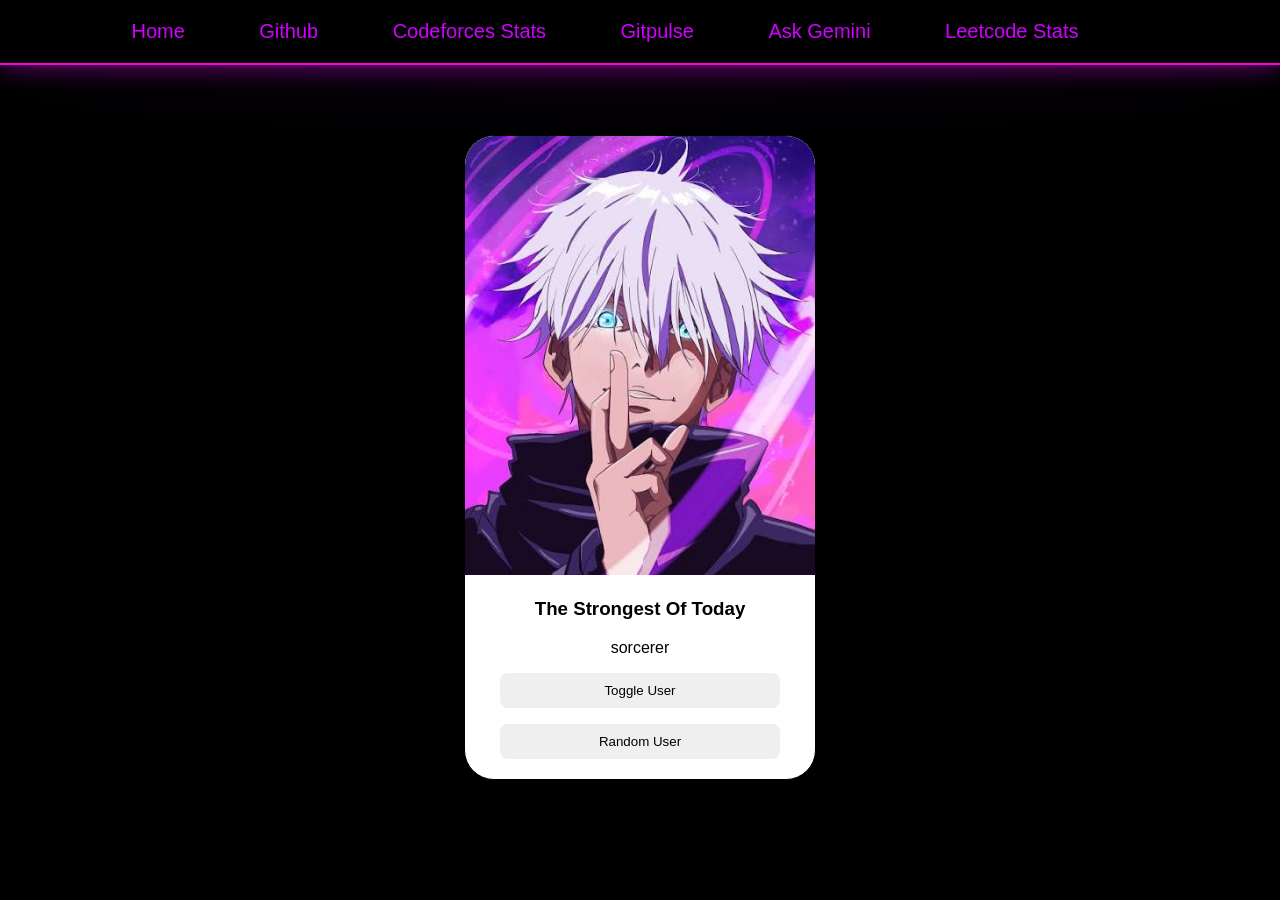
<file: target/classes/static/index.html>
<!DOCTYPE html>
<html lang="en">
<head>
    <meta charset="UTF-8">
    <meta name="viewport" content="width=device-width, initial-scale=1.0">
    <title>Document</title>
    <link rel="stylesheet" href="index.css">
</head>
<body>
    <div class="navbar">
        <a href="https://www.google.com/">Home</a>
        <a href="https://github.com">Github</a>
        <a href="codeforces-stats.html" target="_blank">Codeforces Stats</a>
        <a href="gitpulse.html" target="_blank">Gitpulse</a>
        <a href="ask-gemini.html" target="_blank">Ask Gemini</a>
        <a href="leetcode-stats.html" target="_blank">Leetcode Stats</a>
        <a href="autosuggest.html" target="_blank" ></a>
    </div>
    <div class="card">
        <img id="user-image" src="gojo.png" alt="Image not found">
        <h3 id="user-name">The Strongest Of Today</h3>
        <p id = "user-gender">sorcerer</p>
        <button onclick="toggleUser()">Toggle User</button>
        <p></p>
        <button onclick="randomUser()">Random User</button>
        
    </div>
    <script src="index.js"></script>
</body>
</html
</file>
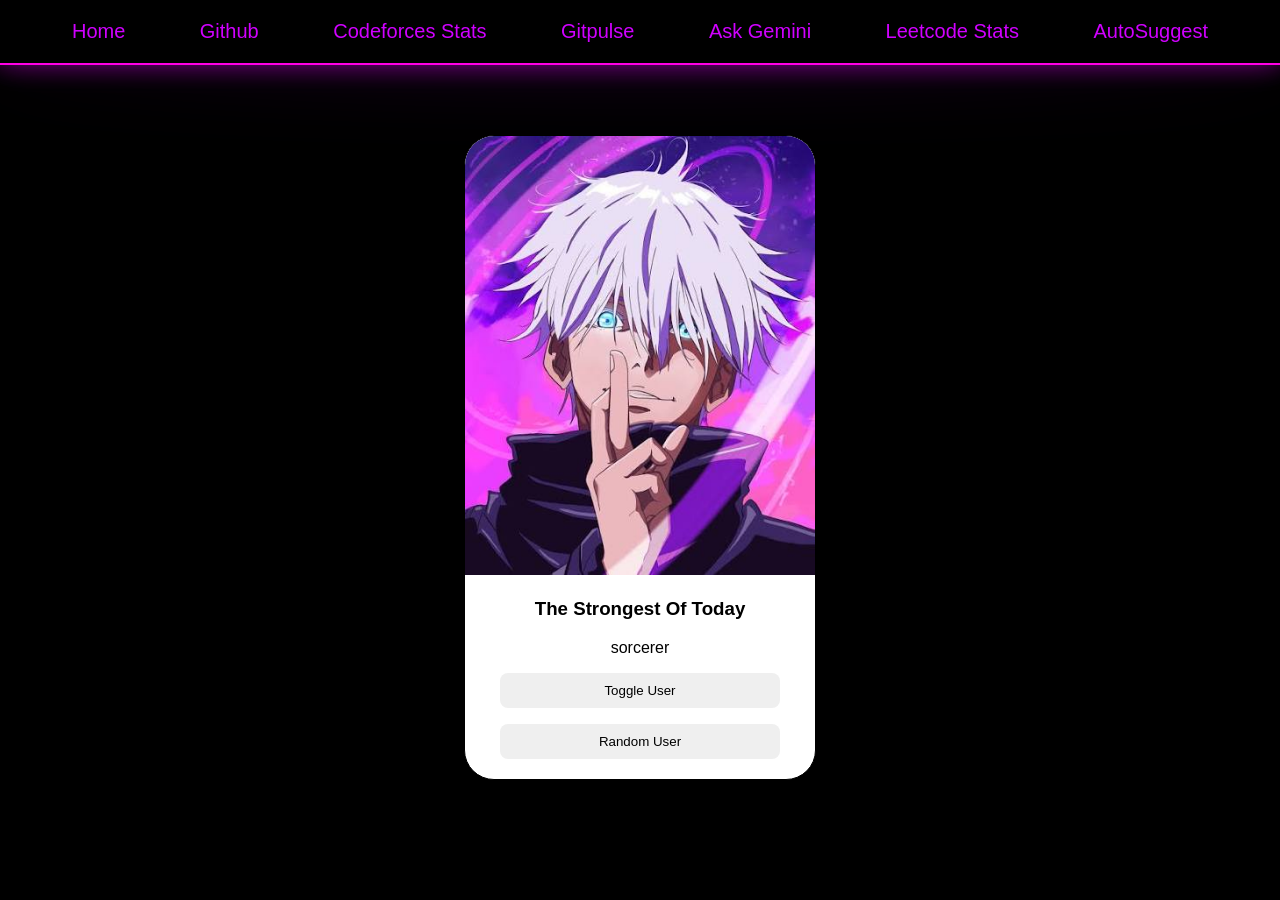
<file: src/main/resources/static/index.html>
<!DOCTYPE html>
<html lang="en">
<head>
    <meta charset="UTF-8">
    <meta name="viewport" content="width=device-width, initial-scale=1.0">
    <title>Document</title>
    <link rel="stylesheet" href="index.css">
</head>
<body>
    <div class="navbar">
        <a href="https://www.google.com/">Home</a>
        <a href="https://github.com">Github</a>
        <a href="codeforces-stats.html" target="_blank">Codeforces Stats</a>
        <a href="gitpulse.html" target="_blank">Gitpulse</a>
        <a href="ask-gemini.html" target="_blank">Ask Gemini</a>
        <a href="leetcode-stats.html" target="_blank">Leetcode Stats</a>
        <a href="autosuggest.html" target="_blank" > AutoSuggest</a>
    </div>
    <div class="card">
        <img id="user-image" src="gojo.png" alt="Image not found">
        <h3 id="user-name">The Strongest Of Today</h3>
        <p id = "user-gender">sorcerer</p>
        <button onclick="toggleUser()">Toggle User</button>
        <p></p>
        <button onclick="randomUser()">Random User</button>
        
    </div>
    <script src="index.js"></script>
</body>
</html
</file>
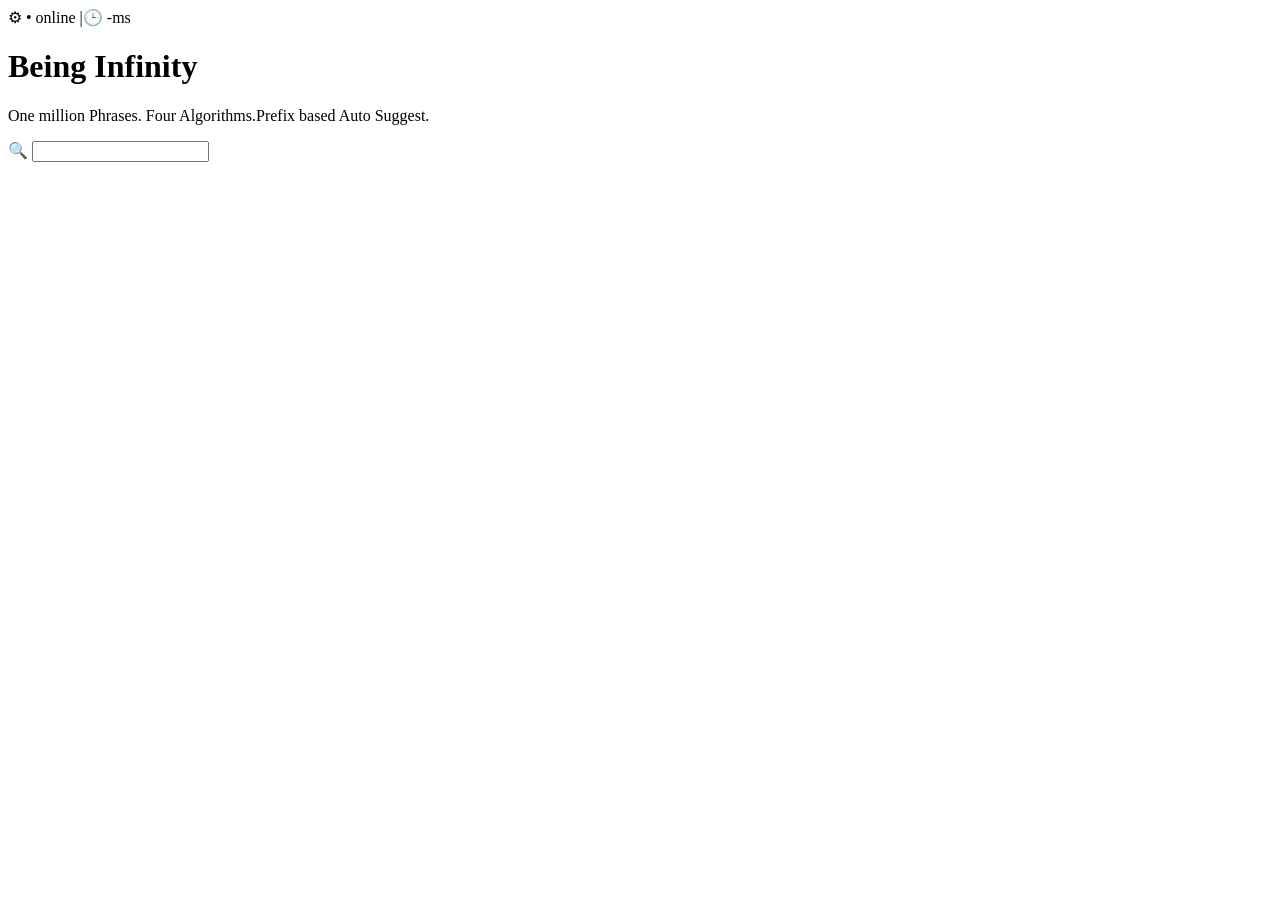
<file: target/classes/static/autosuggest.html>
<!DOCTYPE html>
<html lang="en">
<head>
    <meta charset="UTF-8">
    <meta name="viewport" content="width=device-width, initial-scale=1.0">
    <title>Document</title>
</head>
<body>
    
  <span>&#9881;</span>
  <span>&#x2022; online |&#x1f552; -ms</span>

  <h1>Being Infinity</h1>
  <p>One million Phrases. Four Algorithms.Prefix  based Auto Suggest.<p>
  <span>&#128269;</span>
  <input type="start typing to search phrases....">
</body>
</html>
</file>
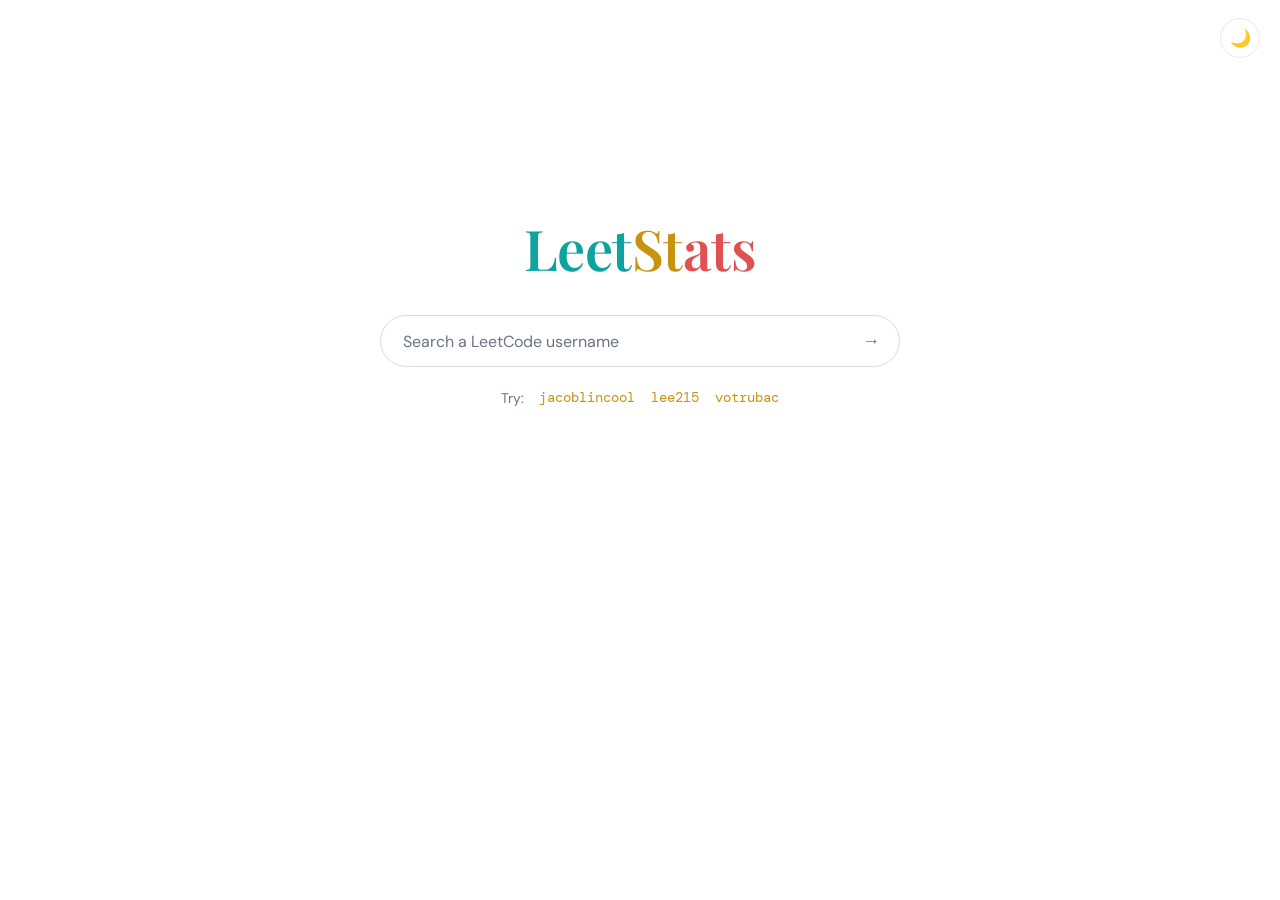
<file: target/classes/static/leetcode-stats.html>
<!DOCTYPE html>
<html lang="en" data-theme="light">
<head>
<meta charset="UTF-8">
<meta name="viewport" content="width=device-width, initial-scale=1.0">
<title>LeetStats</title>
<link rel="preconnect" href="https://fonts.googleapis.com">
<link rel="preconnect" href="https://fonts.gstatic.com" crossorigin>
<link href="https://fonts.googleapis.com/css2?family=Playfair+Display:wght@600&family=DM+Sans:wght@400;500;700&family=DM+Mono:wght@400;500&display=swap" rel="stylesheet">
<style>
  :root, [data-theme="light"] {
    --bg: #ffffff;
    --text: #1f2328;
    --muted: #6b7280;
    --line: #e5e7eb;
    --surface: #ffffff;
    --input-border: #dadce0;
    --input-shadow: rgba(32, 33, 36, 0.12);
    --track: #f0f1f3;
    --easy: #0fa39e;
    --medium: #c8930f;
    --hard: #e05252;
    --accent: #c8930f;
    --card-shadow: 0 1px 3px rgba(32, 33, 36, 0.08), 0 8px 28px rgba(32, 33, 36, 0.06);
  }
  [data-theme="dark"] {
    --bg: #0a0b0d;
    --text: #e9e7e2;
    --muted: #8b8f98;
    --line: rgba(255, 255, 255, 0.09);
    --surface: #121418;
    --input-border: rgba(255, 255, 255, 0.14);
    --input-shadow: rgba(0, 0, 0, 0.5);
    --track: rgba(255, 255, 255, 0.08);
    --easy: #3ddad7;
    --medium: #e3b341;
    --hard: #ff6b6b;
    --accent: #e3b341;
    --card-shadow: 0 20px 50px rgba(0, 0, 0, 0.45);
  }

  * { margin: 0; padding: 0; box-sizing: border-box; }

  html, body { height: 100%; }

  body {
    background: var(--bg);
    color: var(--text);
    font-family: "DM Sans", system-ui, sans-serif;
    display: flex;
    flex-direction: column;
    align-items: center;
    transition: background 0.25s, color 0.25s;
  }

  /* theme toggle, top right */
  .theme-toggle {
    position: fixed;
    top: 18px;
    right: 20px;
    width: 40px;
    height: 40px;
    border-radius: 50%;
    border: 1px solid var(--line);
    background: var(--surface);
    color: var(--text);
    font-size: 17px;
    cursor: pointer;
    display: flex;
    align-items: center;
    justify-content: center;
    transition: background 0.25s, border-color 0.25s, transform 0.15s;
    z-index: 10;
  }
  .theme-toggle:hover { transform: scale(1.06); }
  .theme-toggle:focus-visible { outline: 2px solid var(--accent); outline-offset: 2px; }

  main {
    width: 100%;
    max-width: 640px;
    padding: 0 24px 64px;
    display: flex;
    flex-direction: column;
    align-items: center;
    /* Google-style: sits a bit above vertical center when idle */
    margin-top: clamp(96px, 24vh, 210px);
    transition: margin-top 0.45s cubic-bezier(0.3, 0.8, 0.3, 1);
  }
  body.has-result main { margin-top: 72px; }

  .wordmark {
    font-family: "Playfair Display", serif;
    font-weight: 600;
    font-size: clamp(40px, 8vw, 56px);
    letter-spacing: -0.01em;
    margin-bottom: 30px;
    user-select: none;
  }
  .wordmark .l { color: var(--easy); }
  .wordmark .e { color: var(--medium); }
  .wordmark .t { color: var(--hard); }

  /* search */
  .search {
    width: 100%;
    max-width: 520px;
    display: flex;
    align-items: center;
    gap: 12px;
    background: var(--surface);
    border: 1px solid var(--input-border);
    border-radius: 999px;
    padding: 0 8px 0 22px;
    height: 52px;
    transition: box-shadow 0.2s, border-color 0.2s, background 0.25s;
  }
  .search:focus-within {
    box-shadow: 0 2px 10px var(--input-shadow);
    border-color: transparent;
  }
  [data-theme="dark"] .search:focus-within { border-color: var(--accent); box-shadow: none; }

  .search input {
    flex: 1;
    min-width: 0;
    border: none;
    outline: none;
    background: transparent;
    color: var(--text);
    font-family: "DM Mono", monospace;
    font-size: 16px;
  }
  .search input::placeholder { color: var(--muted); font-family: "DM Sans", sans-serif; }

  .search button {
    border: none;
    background: transparent;
    color: var(--muted);
    font-size: 18px;
    width: 40px;
    height: 40px;
    border-radius: 50%;
    cursor: pointer;
    display: flex;
    align-items: center;
    justify-content: center;
    transition: color 0.15s, background 0.15s;
  }
  .search button:hover { color: var(--accent); background: var(--track); }
  .search button:focus-visible { outline: 2px solid var(--accent); outline-offset: 1px; }
  .search button:disabled { opacity: 0.45; cursor: wait; }

  .try {
    margin-top: 20px;
    font-size: 14px;
    color: var(--muted);
    display: flex;
    gap: 14px;
    align-items: center;
    flex-wrap: wrap;
    justify-content: center;
  }
  .try button {
    background: none;
    border: none;
    padding: 2px 1px;
    color: var(--accent);
    font-family: "DM Mono", monospace;
    font-size: 13.5px;
    cursor: pointer;
    border-bottom: 1px dashed transparent;
    transition: border-color 0.15s;
  }
  .try button:hover { border-bottom-color: var(--accent); }
  .try button:focus-visible { outline: 2px solid var(--accent); outline-offset: 2px; }

  /* states */
  .loader {
    margin-top: 52px;
    width: 34px; height: 34px;
    border: 3px solid var(--track);
    border-top-color: var(--accent);
    border-radius: 50%;
    animation: spin 0.8s linear infinite;
  }
  @keyframes spin { to { transform: rotate(360deg); } }

  .error {
    margin-top: 44px;
    text-align: center;
    color: var(--muted);
    font-size: 14.5px;
    line-height: 1.6;
    max-width: 420px;
  }
  .error b { color: var(--hard); font-weight: 700; display: block; margin-bottom: 4px; }

  /* card */
  .card {
    width: 100%;
    margin-top: 44px;
    background: var(--surface);
    border: 1px solid var(--line);
    border-radius: 18px;
    padding: 30px 34px;
    box-shadow: var(--card-shadow);
    animation: rise 0.45s cubic-bezier(0.2, 0.7, 0.3, 1) both;
    transition: background 0.25s, border-color 0.25s;
  }
  @keyframes rise {
    from { opacity: 0; transform: translateY(14px); }
    to   { opacity: 1; transform: translateY(0); }
  }

  .card-head {
    display: flex;
    justify-content: space-between;
    align-items: baseline;
    gap: 10px;
    flex-wrap: wrap;
    margin-bottom: 26px;
  }
  .card-head a {
    font-family: "Playfair Display", serif;
    font-size: 23px;
    font-weight: 600;
    color: var(--text);
    text-decoration: none;
  }
  .card-head a:hover { color: var(--accent); }
  .card-head .rank {
    font-family: "DM Mono", monospace;
    font-size: 13px;
    color: var(--muted);
  }
  .card-head .rank b { color: var(--accent); font-weight: 500; }

  .card-body {
    display: grid;
    grid-template-columns: 168px 1fr;
    gap: 34px;
    align-items: center;
  }

  .ring-wrap { position: relative; width: 168px; height: 168px; margin: 0 auto; }
  .ring-wrap svg { transform: rotate(-90deg); display: block; }
  .ring-track { fill: none; stroke: var(--track); stroke-width: 9; }
  .ring-fill {
    fill: none;
    stroke: var(--accent);
    stroke-width: 9;
    stroke-linecap: round;
    transition: stroke-dashoffset 1.1s cubic-bezier(0.3, 0.8, 0.3, 1), stroke 0.25s;
  }
  .ring-center {
    position: absolute; inset: 0;
    display: flex; flex-direction: column;
    align-items: center; justify-content: center;
  }
  .ring-center .big {
    font-family: "DM Mono", monospace;
    font-size: 36px;
    line-height: 1;
  }
  .ring-center .small {
    color: var(--muted);
    font-size: 11.5px;
    margin-top: 6px;
    letter-spacing: 0.06em;
    text-transform: uppercase;
  }

  .bars { display: flex; flex-direction: column; gap: 18px; }
  .bar-top {
    display: flex;
    justify-content: space-between;
    align-items: baseline;
    margin-bottom: 7px;
  }
  .bar-top .label {
    font-size: 12.5px;
    font-weight: 700;
    letter-spacing: 0.09em;
    text-transform: uppercase;
  }
  .bar-top .nums {
    font-family: "DM Mono", monospace;
    font-size: 13px;
    color: var(--muted);
  }
  .bar-top .nums b { color: var(--text); font-weight: 500; }
  .bar-track { height: 7px; border-radius: 99px; background: var(--track); overflow: hidden; }
  .bar-fill { height: 100%; width: 0; border-radius: 99px; transition: width 1.1s cubic-bezier(0.3, 0.8, 0.3, 1); }
  .easy   .label { color: var(--easy); }   .easy   .bar-fill { background: var(--easy); }
  .medium .label { color: var(--medium); } .medium .bar-fill { background: var(--medium); }
  .hard   .label { color: var(--hard); }   .hard   .bar-fill { background: var(--hard); }

  .hidden { display: none !important; }

  @media (max-width: 540px) {
    .card { padding: 24px 20px; }
    .card-body { grid-template-columns: 1fr; gap: 26px; }
  }

  @media (prefers-reduced-motion: reduce) {
    * { animation: none !important; transition: none !important; }
  }
</style>
</head>
<body>
  <button class="theme-toggle" id="theme-toggle" aria-label="Switch theme" title="Switch theme">🌙</button>

  <main>
    <h1 class="wordmark"><span class="l">Leet</span><span class="e">St</span><span class="t">ats</span></h1>

    <div class="search">
      <input id="username" type="text" placeholder="Search a LeetCode username" autocomplete="off" spellcheck="false" aria-label="LeetCode username">
      <button id="go" aria-label="Fetch stats" title="Fetch stats">→</button>
    </div>

    <div class="try">
      <span>Try:</span>
      <button data-u="jacoblincool">jacoblincool</button>
      <button data-u="lee215">lee215</button>
      <button data-u="votrubac">votrubac</button>
    </div>

    <div id="loading" class="loader hidden" role="status" aria-label="Loading"></div>

    <div id="error" class="error hidden" role="alert">
      <b>Couldn't fetch that profile</b>
      <span id="error-msg"></span>
    </div>

    <section id="card" class="card hidden" aria-live="polite">
      <div class="card-head">
        <a id="profile-link" href="#" target="_blank" rel="noopener"></a>
        <span class="rank">Rank <b id="ranking">—</b></span>
      </div>
      <div class="card-body">
        <div class="ring-wrap">
          <svg width="168" height="168" viewBox="0 0 168 168" aria-hidden="true">
            <circle class="ring-track" cx="84" cy="84" r="74"></circle>
            <circle class="ring-fill" id="ring" cx="84" cy="84" r="74"></circle>
          </svg>
          <div class="ring-center">
            <div class="big" id="total-solved">0</div>
            <div class="small" id="total-label">solved</div>
          </div>
        </div>
        <div class="bars">
          <div class="bar-row easy">
            <div class="bar-top"><span class="label">Easy</span>
              <span class="nums"><b id="easy-solved">0</b> / <span id="easy-total">0</span></span></div>
            <div class="bar-track"><div class="bar-fill" id="easy-bar"></div></div>
          </div>
          <div class="bar-row medium">
            <div class="bar-top"><span class="label">Medium</span>
              <span class="nums"><b id="medium-solved">0</b> / <span id="medium-total">0</span></span></div>
            <div class="bar-track"><div class="bar-fill" id="medium-bar"></div></div>
          </div>
          <div class="bar-row hard">
            <div class="bar-top"><span class="label">Hard</span>
              <span class="nums"><b id="hard-solved">0</b> / <span id="hard-total">0</span></span></div>
            <div class="bar-track"><div class="bar-fill" id="hard-bar"></div></div>
          </div>
        </div>
      </div>
    </section>
  </main>

<script>
(function () {
  "use strict";

  /* ---------- theme ---------- */
  var root = document.documentElement;
  var toggle = document.getElementById("theme-toggle");
  var prefersDark = window.matchMedia("(prefers-color-scheme: dark)").matches;
  setTheme(prefersDark ? "dark" : "light");

  function setTheme(t) {
    root.setAttribute("data-theme", t);
    toggle.textContent = t === "dark" ? "☀️" : "🌙";
  }
  toggle.addEventListener("click", function () {
    setTheme(root.getAttribute("data-theme") === "dark" ? "light" : "dark");
  });

  /* ---------- elements ---------- */
  var input = document.getElementById("username");
  var goBtn = document.getElementById("go");
  var loadingEl = document.getElementById("loading");
  var errorEl = document.getElementById("error");
  var errorMsg = document.getElementById("error-msg");
  var cardEl = document.getElementById("card");

  var RING_R = 74;
  var RING_C = 2 * Math.PI * RING_R;
  var ring = document.getElementById("ring");
  ring.setAttribute("stroke-dasharray", RING_C);
  ring.setAttribute("stroke-dashoffset", RING_C);

  /* ---------- data sources (tried in order) ---------- */
  var SOURCES = [
    {
      url: function (u) { return "https://leetcode-api-faisalshohag.vercel.app/" + encodeURIComponent(u); },
      parse: function (d) {
        if (!d || d.errors || d.totalSolved === undefined) return null;
        return pick(d);
      }
    },
    {
      url: function (u) { return "https://alfa-leetcode-api.onrender.com/userProfile/" + encodeURIComponent(u); },
      parse: function (d) {
        if (!d || d.errors || d.totalSolved === undefined) return null;
        return pick(d);
      }
    },
    {
      url: function (u) { return "https://leetcode-stats-api.herokuapp.com/" + encodeURIComponent(u); },
      parse: function (d) {
        if (!d || d.status !== "success") return null;
        return pick(d);
      }
    }
  ];

  function pick(d) {
    return {
      totalSolved: d.totalSolved, totalQuestions: d.totalQuestions,
      easySolved: d.easySolved, totalEasy: d.totalEasy,
      mediumSolved: d.mediumSolved, totalMedium: d.totalMedium,
      hardSolved: d.hardSolved, totalHard: d.totalHard,
      ranking: d.ranking
    };
  }

  function fetchWithTimeout(url, ms) {
    var ctrl = new AbortController();
    var t = setTimeout(function () { ctrl.abort(); }, ms);
    return fetch(url, { signal: ctrl.signal })
      .then(function (r) { return r.json(); })
      .finally(function () { clearTimeout(t); });
  }

  function fetchStats(username) {
    var i = 0;
    function tryNext() {
      if (i >= SOURCES.length) return Promise.reject(new Error("all sources failed"));
      var src = SOURCES[i++];
      return fetchWithTimeout(src.url(username), 12000)
        .then(function (json) {
          var parsed = src.parse(json);
          return parsed || tryNext();
        })
        .catch(function () { return tryNext(); });
    }
    return tryNext();
  }

  /* ---------- rendering ---------- */
  function fmt(n) {
    if (n === null || n === undefined || isNaN(n)) return "—";
    return Number(n).toLocaleString("en-US");
  }

  function countUp(el, target, ms) {
    var reduce = window.matchMedia("(prefers-reduced-motion: reduce)").matches;
    if (reduce || !target) { el.textContent = fmt(target || 0); return; }
    var start = performance.now();
    (function step(now) {
      var p = Math.min(((now || performance.now()) - start) / ms, 1);
      var eased = 1 - Math.pow(1 - p, 3);
      el.textContent = fmt(Math.round(target * eased));
      if (p < 1) requestAnimationFrame(step);
    })();
  }

  function setBar(id, solved, total) {
    var pct = total > 0 ? (solved / total) * 100 : 0;
    document.getElementById(id).style.width = Math.max(pct, solved > 0 ? 2 : 0) + "%";
  }

  function render(username, s) {
    var link = document.getElementById("profile-link");
    link.textContent = username;
    link.href = "https://leetcode.com/u/" + encodeURIComponent(username) + "/";

    document.getElementById("ranking").textContent = "#" + fmt(s.ranking);
    document.getElementById("total-label").textContent = "of " + fmt(s.totalQuestions);
    document.getElementById("easy-solved").textContent = fmt(s.easySolved);
    document.getElementById("easy-total").textContent = fmt(s.totalEasy);
    document.getElementById("medium-solved").textContent = fmt(s.mediumSolved);
    document.getElementById("medium-total").textContent = fmt(s.totalMedium);
    document.getElementById("hard-solved").textContent = fmt(s.hardSolved);
    document.getElementById("hard-total").textContent = fmt(s.totalHard);

    document.body.classList.add("has-result");
    cardEl.classList.remove("hidden");

    requestAnimationFrame(function () {
      requestAnimationFrame(function () {
        countUp(document.getElementById("total-solved"), s.totalSolved, 1100);
        var pct = s.totalQuestions > 0 ? s.totalSolved / s.totalQuestions : 0;
        ring.setAttribute("stroke-dashoffset", RING_C * (1 - pct));
        setBar("easy-bar", s.easySolved, s.totalEasy);
        setBar("medium-bar", s.mediumSolved, s.totalMedium);
        setBar("hard-bar", s.hardSolved, s.totalHard);
      });
    });
  }

  function resetCard() {
    ring.setAttribute("stroke-dashoffset", RING_C);
    ["easy-bar", "medium-bar", "hard-bar"].forEach(function (id) {
      document.getElementById(id).style.width = "0";
    });
    document.getElementById("total-solved").textContent = "0";
  }

  /* ---------- flow ---------- */
  var busy = false;

  function lookup(username) {
    username = (username || "").trim();
    if (!username || busy) return;
    busy = true;

    input.value = username;
    goBtn.disabled = true;
    errorEl.classList.add("hidden");
    cardEl.classList.add("hidden");
    resetCard();
    loadingEl.classList.remove("hidden");

    fetchStats(username)
      .then(function (stats) {
        loadingEl.classList.add("hidden");
        render(username, stats);
      })
      .catch(function () {
        loadingEl.classList.add("hidden");
        errorMsg.textContent = 'No stats found for "' + username +
          '". Check the spelling, or the public stats APIs may be briefly busy — try again in a moment.';
        errorEl.classList.remove("hidden");
      })
      .finally(function () {
        goBtn.disabled = false;
        busy = false;
      });
  }

  goBtn.addEventListener("click", function () { lookup(input.value); });
  input.addEventListener("keydown", function (e) { if (e.key === "Enter") lookup(input.value); });
  document.querySelectorAll(".try button").forEach(function (b) {
    b.addEventListener("click", function () { lookup(b.dataset.u); });
  });
})();
</script>
</body>
</html>
</file>
<file: target/classes/static/index.css>
body{
    margin: 0;
    background-color: #000;
    font-family: Arial, sans-serif;
}

.navbar{
    background-color: #000;
    padding: 20px;
    text-align: center;
    position: relative;

    border-bottom: 2px solid hsl(306, 100%, 50%);

    
    box-shadow:
        0 -15px 40px rgba(255, 0, 251, 0.6),
        0 0 25px rgba(208, 0, 255, 0.3);
}


.navbar::before{
    content: "";
    position: absolute;
    top: -80px;
    left: 50%;
    transform: translateX(-50%);

    width: 100%;
    height: 150px;

    background: radial-gradient(
        ellipse at top,
        rgba(217, 0, 255, 0.45) 0%,
        rgba(195, 0, 255, 0.15) 50%,
        transparent 100%
    );

    filter: blur(40px);
    z-index: -1;
}


.navbar a{
    color: #d000ff;
    text-decoration: none;
    font-size: 20px;
    padding: 15px 25px;
    margin: 0 10px;
    transition: 0.3s ease;
}


.navbar a:hover{
    background-color: #ea00ff;
    color: black;
    border-radius: 8px;

    box-shadow:
        0 0 10px #c800ff,
        0 0 20px #c800ff,
        0 0 40px #c800ff;
}
.card{
    border: 1px solid black;
    width: 350px;
    border-radius: 30px;
    text-align: center;
    margin-top: 70px;
    overflow: hidden;
    margin-left: auto;
    margin-right: auto;
    padding-bottom: 20px;
    background-color: white;
}

.card img{
    width: 100%;
}

.card button{
    border-style: none;
    padding: 10px;
    width: 80%;
    border-radius: 8px;
}
</file>
<file: src/main/resources/static/index.css>
body{
    margin: 0;
    background-color: #000;
    font-family: Arial, sans-serif;
}

.navbar{
    background-color: #000;
    padding: 20px;
    text-align: center;
    position: relative;

    border-bottom: 2px solid hsl(306, 100%, 50%);

    
    box-shadow:
        0 -15px 40px rgba(255, 0, 251, 0.6),
        0 0 25px rgba(208, 0, 255, 0.3);
}


.navbar::before{
    content: "";
    position: absolute;
    top: -80px;
    left: 50%;
    transform: translateX(-50%);

    width: 100%;
    height: 150px;

    background: radial-gradient(
        ellipse at top,
        rgba(217, 0, 255, 0.45) 0%,
        rgba(195, 0, 255, 0.15) 50%,
        transparent 100%
    );

    filter: blur(40px);
    z-index: -1;
}


.navbar a{
    color: #d000ff;
    text-decoration: none;
    font-size: 20px;
    padding: 15px 25px;
    margin: 0 10px;
    transition: 0.3s ease;
}


.navbar a:hover{
    background-color: #ea00ff;
    color: black;
    border-radius: 8px;

    box-shadow:
        0 0 10px #c800ff,
        0 0 20px #c800ff,
        0 0 40px #c800ff;
}
.card{
    border: 1px solid black;
    width: 350px;
    border-radius: 30px;
    text-align: center;
    margin-top: 70px;
    overflow: hidden;
    margin-left: auto;
    margin-right: auto;
    padding-bottom: 20px;
    background-color: white;
}

.card img{
    width: 100%;
}

.card button{
    border-style: none;
    padding: 10px;
    width: 80%;
    border-radius: 8px;
}
</file>
